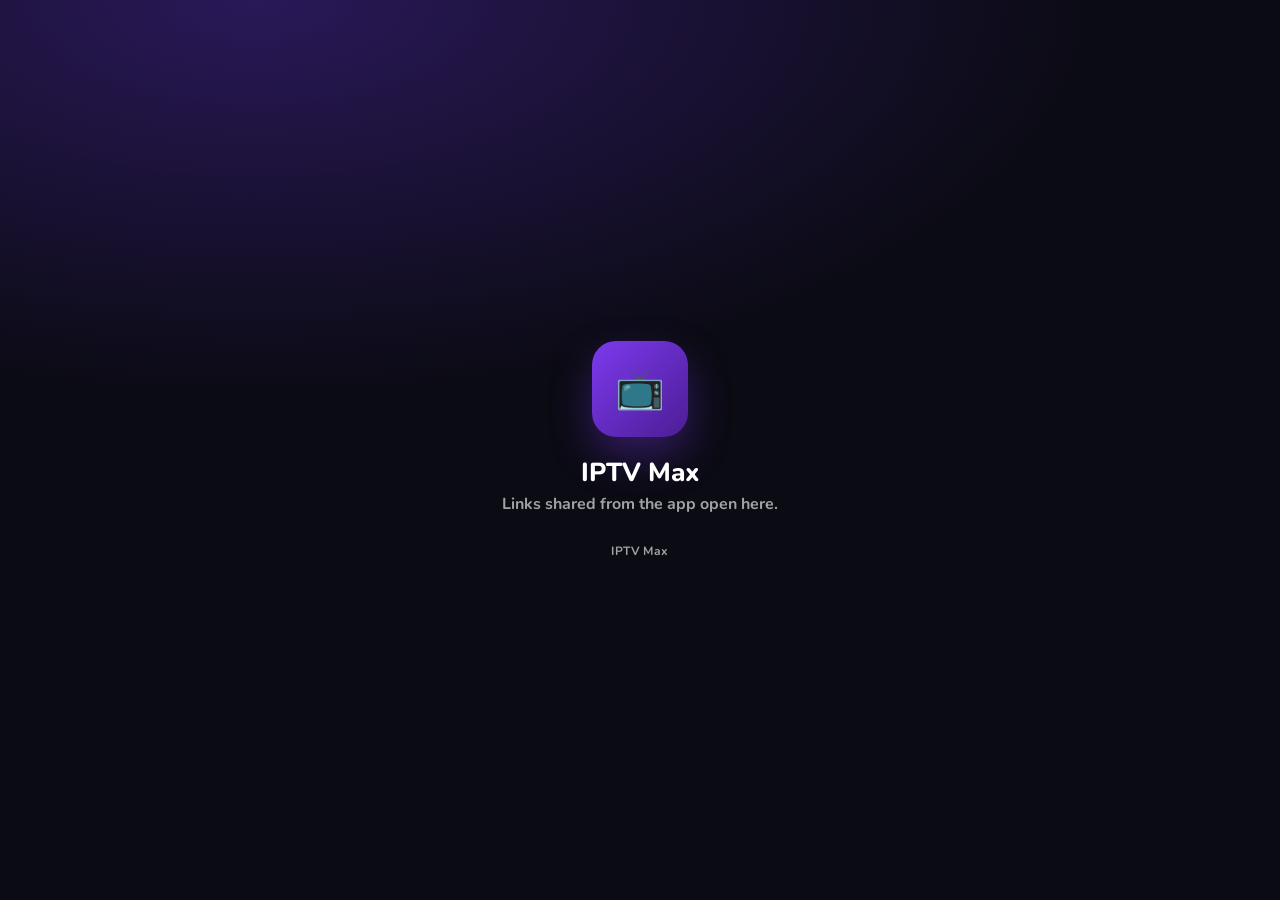
<file: index.html>
<!doctype html>
<html lang="en">
<head>
    <meta charset="utf-8">
    <meta name="viewport" content="width=device-width, initial-scale=1, viewport-fit=cover">
    <meta name="theme-color" content="#0b0b14">
    <title>IPTV Max</title>
    <meta name="description" content="Links shared from IPTV Max open in the app.">
    <link href="https://fonts.googleapis.com/css2?family=Nunito:wght@600;700;800&display=swap" rel="stylesheet">
    <link rel="stylesheet" href="/link.css">
</head>
<body>
<main>
    <div class="tile" aria-hidden="true">📺</div>
    <h1>IPTV Max</h1>
    <p class="year">Links shared from the app open here.</p>
    <div class="brand">IPTV Max</div>
</main>
</body>
</html>
</file>
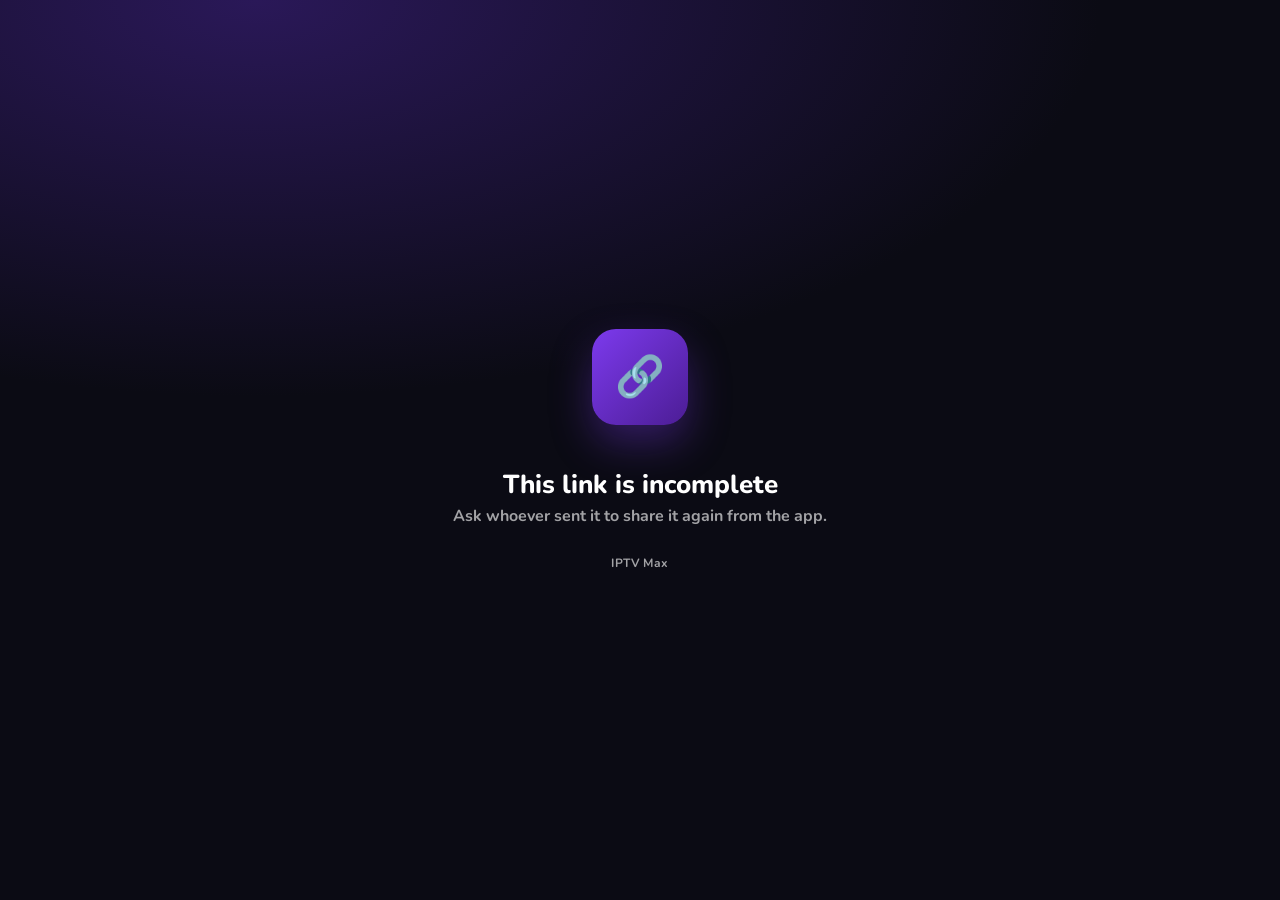
<file: c/index.html>
<!doctype html>
<html lang="en">
<head>
    <meta charset="utf-8">
    <meta name="viewport" content="width=device-width, initial-scale=1, viewport-fit=cover">
    <meta name="theme-color" content="#0b0b14">
    <title>IPTV Max</title>
    <meta name="description" content="Shared from IPTV Max. Opens in the app and plays from your own playlist.">
    <meta property="og:type" content="website">
    <meta property="og:site_name" content="IPTV Max">
    <meta property="og:title" content="Shared from IPTV Max">
    <meta property="og:description" content="Opens in the app and plays from your own playlist.">
    <meta name="twitter:card" content="summary">
    <link rel="preconnect" href="https://fonts.googleapis.com">
    <link rel="preconnect" href="https://fonts.gstatic.com" crossorigin>
    <link href="https://fonts.googleapis.com/css2?family=Nunito:wght@600;700;800&display=swap" rel="stylesheet">
    <link rel="stylesheet" href="/link.css">
</head>
<body>
<main>
    <div class="tile" id="art" aria-hidden="true"></div>
    <div class="kind" id="kind"></div>
    <h1 id="title">IPTV Max</h1>
    <p class="year" id="year"></p>
    <a class="btn primary" id="open" href="#">Open in IPTV Max</a>
    <a class="btn secondary" id="appstore" href="#" hidden>Get it on the App Store</a>
    <a class="btn secondary" id="playstore" href="#" hidden>Get it on Google Play</a>
    <p class="note" id="note">IPTV Max plays from your own playlists — it doesn't provide channels, films or series.
    If this one is in a playlist you've added, the app takes you straight to it.</p>
    <div class="brand">IPTV Max</div>
</main>
<script src="/link.js"></script>
</body>
</html>
</file>
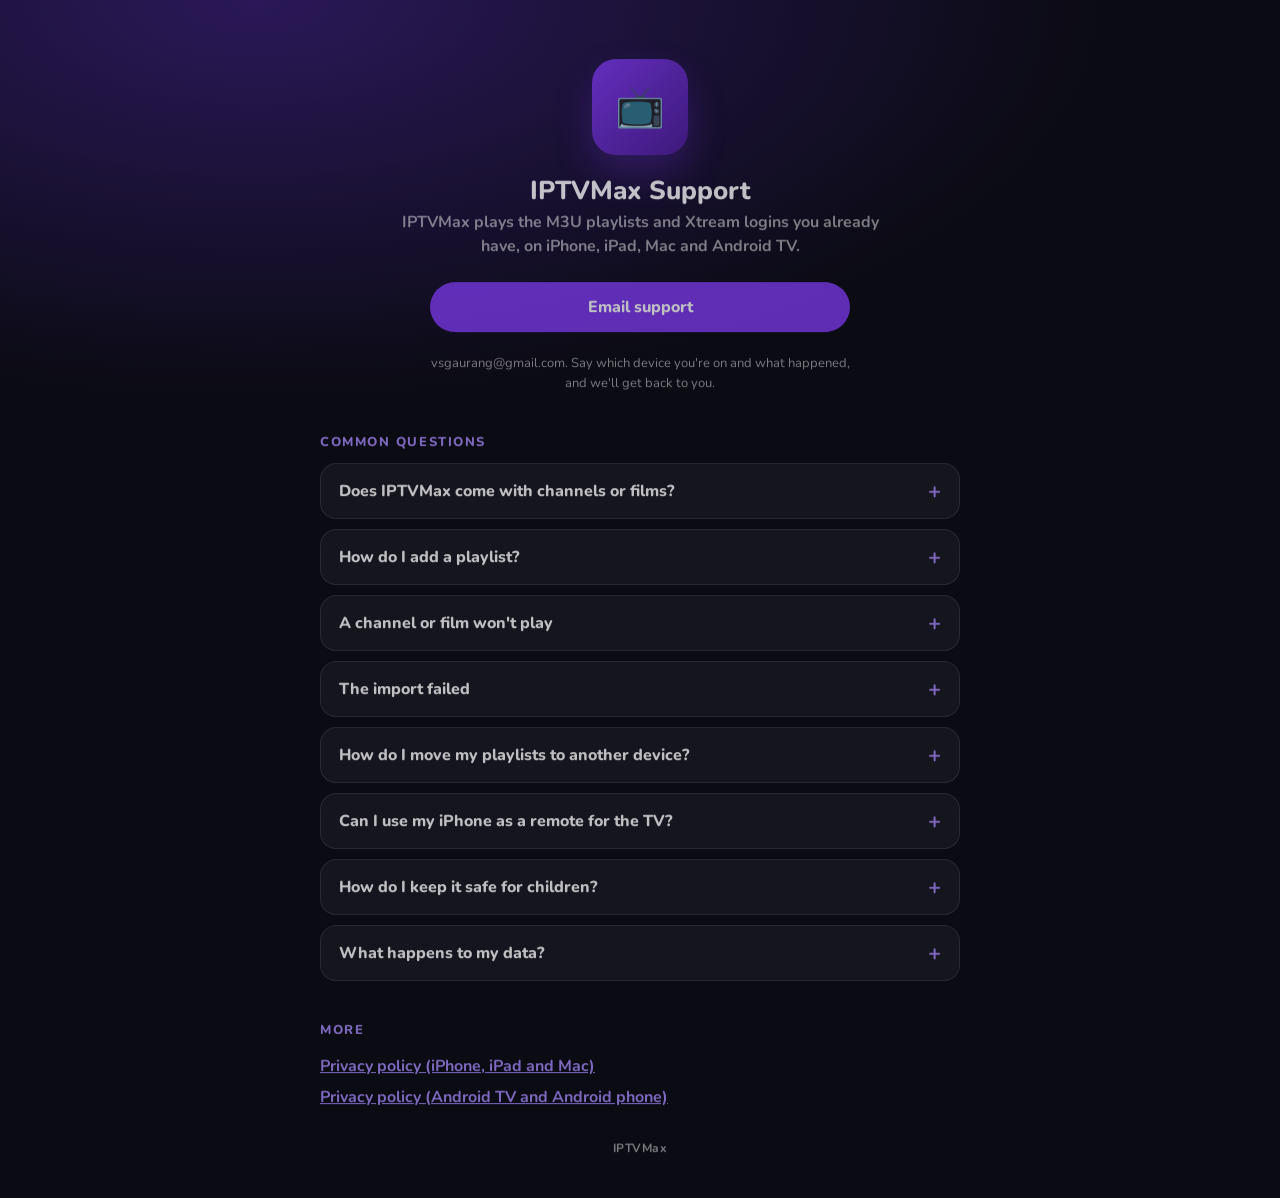
<file: support/index.html>
<!doctype html>
<html lang="en">
<head>
    <meta charset="utf-8">
    <title>IPTVMax Support</title>
    <meta name="viewport" content="width=device-width, initial-scale=1">
    <link rel="canonical" href="https://texassoftwarehub-dev.github.io/iptvmax/support/">
    <meta http-equiv="refresh" content="0; url=/iptvmax/support/">
    <meta name="robots" content="noindex">
</head>
<body>
    <p>IPTVMax support has moved to <a href="/iptvmax/support/">texassoftwarehub-dev.github.io/iptvmax/support</a>.</p>
</body>
</html>
</file>
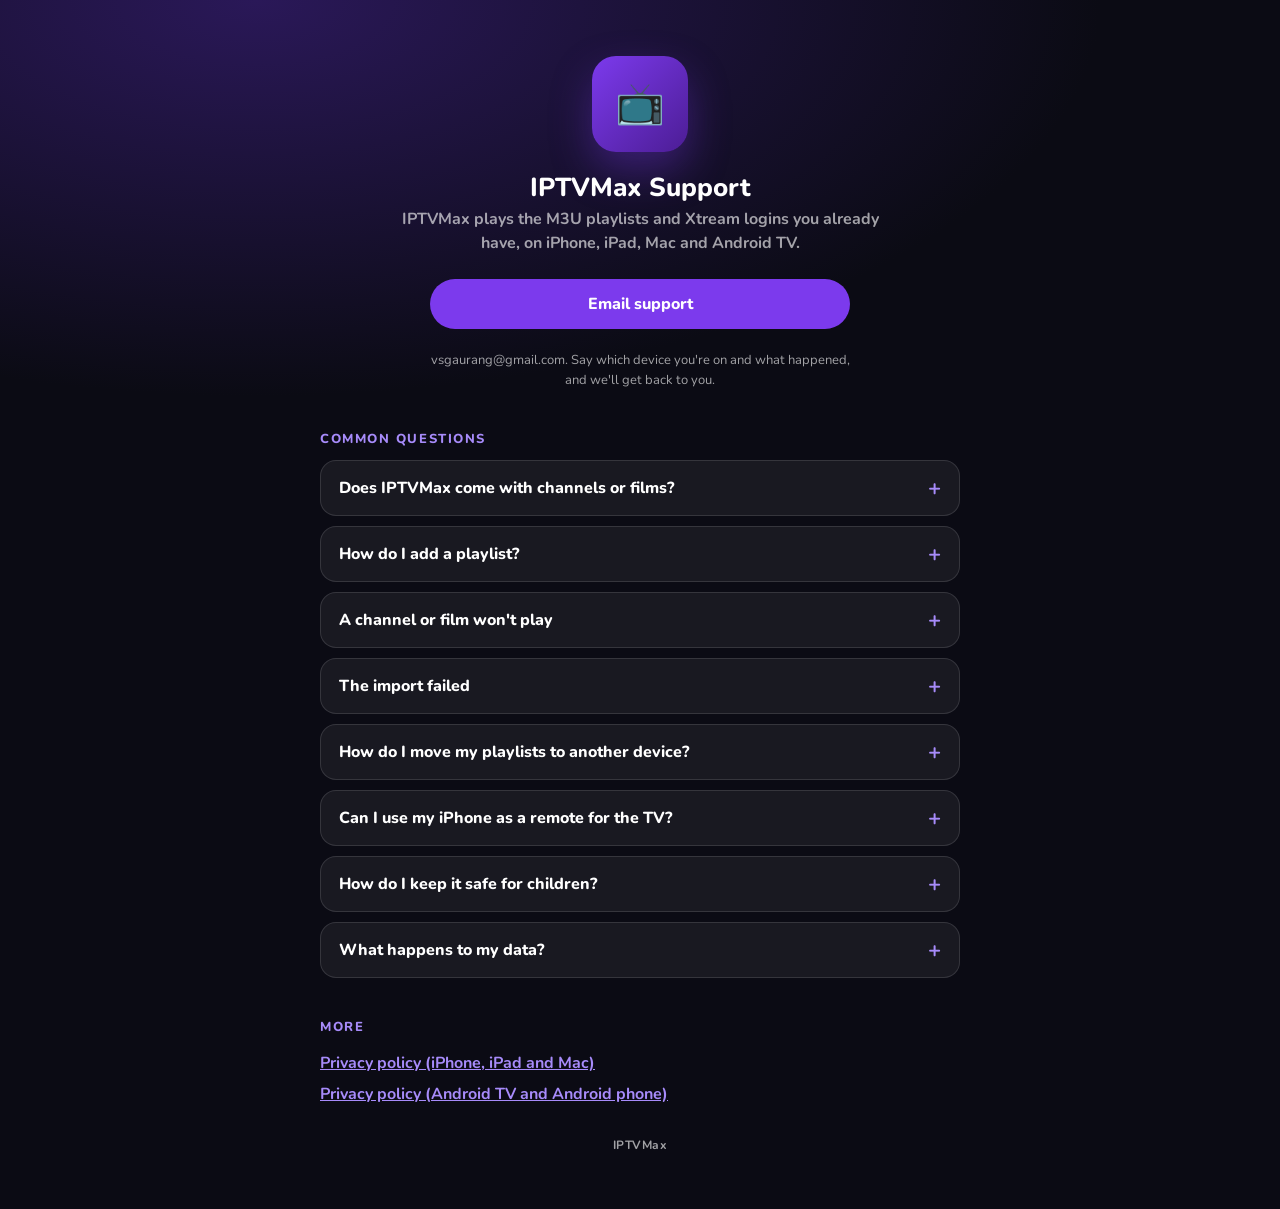
<file: iptvmax/support/index.html>
<!doctype html>
<html lang="en">
<head>
    <meta charset="utf-8">
    <meta name="viewport" content="width=device-width, initial-scale=1, viewport-fit=cover">
    <meta name="theme-color" content="#0b0b14">
    <title>IPTVMax Support</title>
    <meta name="description" content="Help with IPTVMax, the player for your own M3U playlists and Xtream logins, and how to reach us.">
    <link rel="preconnect" href="https://fonts.googleapis.com">
    <link rel="preconnect" href="https://fonts.gstatic.com" crossorigin>
    <link href="https://fonts.googleapis.com/css2?family=Nunito:wght@600;700;800&display=swap" rel="stylesheet">
    <link rel="stylesheet" href="/link.css">
    <style>
        /* The support page reads as a page, not a card: wider, and left-aligned below the header. */
        body { align-items:flex-start; padding-top:56px; padding-bottom:56px; }
        main { max-width:640px; }
        .lead { color:var(--dim); font-weight:700; line-height:1.5; margin:0 auto 24px; max-width:480px; }
        .contact { max-width:420px; margin:0 auto; }
        h2 { font-size:13px; font-weight:800; letter-spacing:.12em; text-transform:uppercase;
             color:var(--accent2); text-align:left; margin:40px 0 12px; }
        details { text-align:left; background:var(--card); border:1px solid var(--line);
                  border-radius:16px; margin:10px 0; }
        summary { cursor:pointer; list-style:none; padding:16px 48px 16px 18px; font-weight:800;
                  font-size:16px; position:relative; }
        summary::-webkit-details-marker { display:none; }
        summary::after { content:"+"; position:absolute; right:18px; top:50%; transform:translateY(-50%);
                         color:var(--accent2); font-size:22px; font-weight:700; transition:transform .2s ease; }
        details[open] summary::after { transform:translateY(-50%) rotate(45deg); }
        summary:focus-visible { outline:2px solid var(--accent2); outline-offset:2px; border-radius:16px; }
        .answer { padding:0 18px 16px; color:var(--dim); font-weight:600; line-height:1.6; font-size:15px; }
        .answer p { margin:0 0 10px; }
        .answer p:last-child { margin-bottom:0; }
        .answer b { color:var(--text); font-weight:800; }
        .links { text-align:left; color:var(--dim); font-weight:700; line-height:1.9; }
        .links a { color:var(--accent2); }
        @media (prefers-reduced-motion: reduce) { summary::after { transition:none; } }
    </style>
</head>
<body>
<main>
    <div class="tile" aria-hidden="true">📺</div>
    <h1>IPTVMax Support</h1>
    <p class="lead">IPTVMax plays the M3U playlists and Xtream logins you already have, on iPhone, iPad, Mac and Android TV.</p>

    <div class="contact">
        <a class="btn primary" href="mailto:vsgaurang@gmail.com?subject=IPTVMax%20support">Email support</a>
        <p class="note">vsgaurang@gmail.com. Say which device you're on and what happened, and we'll get back to you.</p>
    </div>

    <h2>Common questions</h2>

    <details>
        <summary>Does IPTVMax come with channels or films?</summary>
        <div class="answer">
            <p>No. IPTVMax is a player, and it ships empty. It doesn't supply, sell or search for any channels, films or streams. You add a playlist you already have, from your provider or your own files, and it plays what's in it.</p>
            <p>Only add sources you have the right to watch.</p>
        </div>
    </details>

    <details>
        <summary>How do I add a playlist?</summary>
        <div class="answer">
            <p>Tap <b>Add Playlist</b> and choose how it comes:</p>
            <p><b>M3U URL</b> for a playlist link, <b>M3U File</b> for a file on your device, or <b>Xtream Codes</b> for a server address, username and password from your provider.</p>
            <p>A large playlist can take a minute to import. You can watch a single stream or a video file without importing anything, from <b>Single Stream</b> and <b>Local Video</b> on the same screen.</p>
        </div>
    </details>

    <details>
        <summary>A channel or film won't play</summary>
        <div class="answer">
            <p>Streams come straight from your provider, so most playback problems start there. Check that the same channel plays in another app or on another device, and that your subscription is active.</p>
            <p>Providers often limit how many devices can watch at once. Stop playback on your other devices and try again.</p>
            <p>If it plays elsewhere but not in IPTVMax, email us the kind of stream it is (live, film or series) and what the player shows.</p>
        </div>
    </details>

    <details>
        <summary>The import failed</summary>
        <div class="answer">
            <p>Check the address for typos, and for Xtream Codes include the port if your provider gave you one (for example <b>http://example.com:8080</b>).</p>
            <p>Some providers block requests from apps they don't recognise, or the link may have expired. Try opening the playlist link in a browser: if it doesn't download there, ask your provider for a new one.</p>
        </div>
    </details>

    <details>
        <summary>How do I move my playlists to another device?</summary>
        <div class="answer">
            <p>Open IPTVMax on both devices, on the same Wi-Fi. In the Library, use <b>Sync across your devices</b>: <b>Send to TV</b> for IPTVMax on Android TV, or <b>Send to iPhone, iPad or Mac</b>. Accept on the other device and the playlist is set up there.</p>
            <p>Setting up a new device? Just open IPTVMax on it. Then, on the device that already has your playlists, choose <b>Sync with Other Device</b> (in the Library, or in Settings under Sync) and pick the new one.</p>
        </div>
    </details>

    <details>
        <summary>Can I use my iPhone as a remote for the TV?</summary>
        <div class="answer">
            <p>Yes, with IPTVMax on an Android TV on the same network. The iPhone app finds the TV and works as a remote and keyboard, which makes searching and typing logins much quicker.</p>
        </div>
    </details>

    <details>
        <summary>How do I keep it safe for children?</summary>
        <div class="answer">
            <p>In Settings: <b>Child Mode</b> limits watching to the categories you choose, behind a PIN. <b>Hide 18+ Content</b> hides adult categories, and <b>App PIN Lock</b> asks for a PIN (or Face ID or Touch ID) to open the app.</p>
        </div>
    </details>

    <details>
        <summary>What happens to my data?</summary>
        <div class="answer">
            <p>There's no account and no tracking. Your playlists, logins and history stay on your device, and your logins go only to the provider they belong to. The privacy policy has the details.</p>
        </div>
    </details>

    <h2>More</h2>
    <div class="links">
        <a href="https://gist.github.com/texassoftwarehub-dev/5f5b80a4fe47230797c0618dc91d1285#file-privacypolicy-apple-md">Privacy policy (iPhone, iPad and Mac)</a><br>
        <a href="https://gist.github.com/texassoftwarehub-dev/5f5b80a4fe47230797c0618dc91d1285">Privacy policy (Android TV and Android phone)</a>
    </div>

    <div class="brand">IPTVMax</div>
</main>
</body>
</html>
</file>
<file: link.css>
/* IPTV Max share links — shared by every page. */
:root { --bg:#0b0b14; --card:rgba(255,255,255,.06); --line:rgba(255,255,255,.12);
        --text:#fff; --dim:rgba(255,255,255,.62); --accent:#7c3aed; --accent2:#a78bfa; }
* { box-sizing:border-box; }
html, body { margin:0; min-height:100%; }
body { font-family:'Nunito',system-ui,-apple-system,sans-serif; color:var(--text);
       background:radial-gradient(120% 80% at 20% 0%,#2a1858 0%,var(--bg) 55%) fixed, var(--bg);
       display:flex; align-items:center; justify-content:center; min-height:100vh; padding:24px 16px; }
main { width:100%; max-width:420px; text-align:center; animation:rise .5s cubic-bezier(.2,.8,.2,1) both; }
@keyframes rise { from { opacity:0; transform:translateY(12px); } to { opacity:1; transform:none; } }
@media (prefers-reduced-motion: reduce) { main { animation:none; } }
.poster { width:180px; aspect-ratio:2/3; border-radius:16px; object-fit:cover; margin:0 auto 20px;
          display:block; box-shadow:0 18px 40px rgba(0,0,0,.55); border:1px solid var(--line); }
.tile { width:96px; height:96px; border-radius:24px; margin:0 auto 20px; display:grid; place-items:center;
        background:linear-gradient(135deg,var(--accent),#4c1d95); box-shadow:0 18px 40px rgba(124,58,237,.35);
        font-size:40px; }
.kind { font-size:12px; font-weight:800; letter-spacing:.12em; text-transform:uppercase; color:var(--accent2); min-height:16px; }
h1 { font-size:26px; line-height:1.2; margin:8px 0 4px; font-weight:800; overflow-wrap:anywhere; }
.year { color:var(--dim); font-weight:700; margin:0 0 24px; min-height:1.2em; }
.btn { display:block; width:100%; padding:14px 18px; border-radius:999px; font-weight:800; font-size:16px;
       text-decoration:none; margin:10px 0; transition:transform .15s ease, filter .15s ease; }
.btn:active { transform:scale(.98); }
.primary { background:var(--accent); color:#fff; }
.primary:hover { filter:brightness(1.1); }
.secondary { background:var(--card); color:#fff; border:1px solid var(--line); }
.note { color:var(--dim); font-size:13px; line-height:1.5; margin-top:22px; }
.brand { margin-top:28px; color:var(--dim); font-size:12px; font-weight:700; letter-spacing:.04em; }
[hidden] { display:none !important; }
</file>
